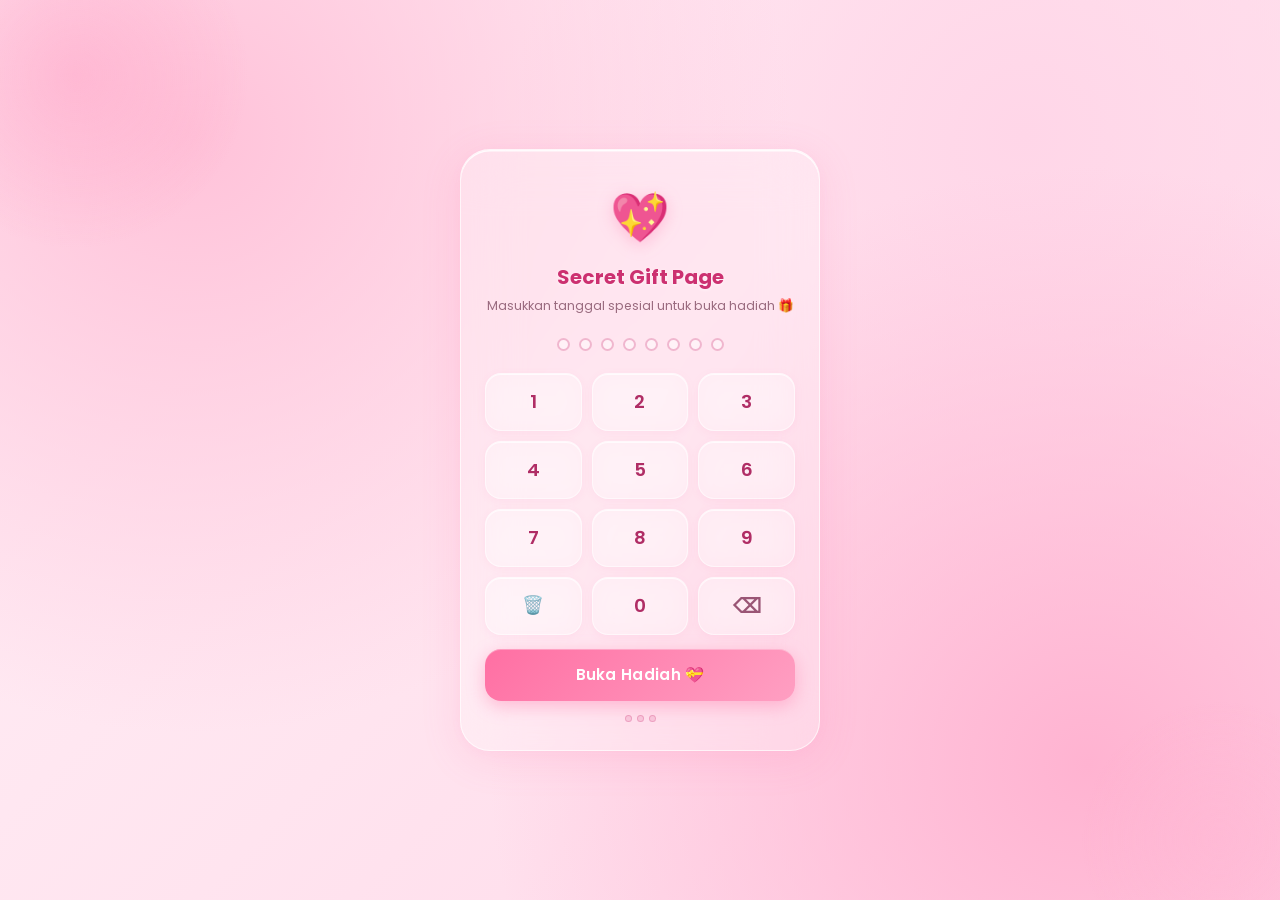
<file: login.html>
<!DOCTYPE html>
<html lang="id">
<head>
<meta charset="UTF-8">
<meta name="viewport" content="width=device-width, initial-scale=1.0, maximum-scale=1.0, user-scalable=no">
<title>Masuk Dulu 💖</title>
<link href="https://fonts.googleapis.com/css2?family=Poppins:wght@300;400;600;700&display=swap" rel="stylesheet">
<style>
  *, *::before, *::after {
    margin: 0;
    padding: 0;
    box-sizing: border-box;
  }

  body {
    font-family: 'Poppins', sans-serif;
    min-height: 100vh;
    display: flex;
    justify-content: center;
    align-items: center;
    padding: 20px 16px;
    background:
      radial-gradient(circle at 15% 15%, #ffc2d9 0%, transparent 45%),
      radial-gradient(circle at 85% 85%, #ffb3d1 0%, transparent 45%),
      radial-gradient(circle at 80% 15%, #ffd6e8 0%, transparent 40%),
      linear-gradient(135deg, #fff0f7 0%, #ffe4ef 50%, #ffd6e8 100%);
    overflow: hidden;
    position: relative;
  }

  body::before {
    content: '';
    position: fixed;
    width: 350px; height: 350px;
    background: radial-gradient(circle, rgba(255,150,190,0.35) 0%, transparent 70%);
    top: -100px; left: -100px;
    border-radius: 50%;
    animation: blobMove1 8s ease-in-out infinite;
    pointer-events: none;
  }

  body::after {
    content: '';
    position: fixed;
    width: 280px; height: 280px;
    background: radial-gradient(circle, rgba(255,180,210,0.3) 0%, transparent 70%);
    bottom: -80px; right: -80px;
    border-radius: 50%;
    animation: blobMove2 10s ease-in-out infinite;
    pointer-events: none;
  }

  .login-card {
    position: relative;
    z-index: 1;
    width: 100%;
    max-width: 360px;
    background: rgba(255, 255, 255, 0.28);
    backdrop-filter: blur(28px);
    -webkit-backdrop-filter: blur(28px);
    border: 1px solid rgba(255, 255, 255, 0.65);
    border-radius: 30px;
    padding: 32px 24px 28px;
    text-align: center;
    box-shadow:
      0 8px 40px rgba(255, 100, 160, 0.14),
      0 2px 10px rgba(255, 182, 210, 0.12),
      inset 0 1.5px 0 rgba(255, 255, 255, 0.85);
  }

  .login-card::before {
    content: '';
    position: absolute;
    top: 0; left: 10%; right: 10%;
    height: 1px;
    background: linear-gradient(90deg, transparent, rgba(255,255,255,0.9), transparent);
    border-radius: 50%;
  }

  .heart-icon {
    font-size: 3rem;
    display: block;
    margin-bottom: 8px;
    animation: floatHeart 3s ease-in-out infinite;
    filter: drop-shadow(0 4px 8px rgba(255,100,160,0.3));
  }

  h1 {
    font-size: 1.25rem;
    font-weight: 700;
    color: #cc3070;
    margin: 0 0 5px;
    text-shadow: 0 1px 3px rgba(255,255,255,0.6);
  }

  .subtitle {
    font-size: 0.78rem;
    color: #9a6b7f;
    margin: 0 0 22px;
    line-height: 1.5;
  }

  .pin-dots {
    display: flex;
    justify-content: center;
    gap: 9px;
    margin-bottom: 22px;
  }

  .pin-dot {
    width: 13px; height: 13px;
    border-radius: 50%;
    background: rgba(255, 255, 255, 0.45);
    border: 2px solid rgba(204, 48, 112, 0.3);
    transition: all 0.2s ease;
  }

  .pin-dot.filled {
    background: #ff6fa3;
    border-color: #cc3070;
    box-shadow: 0 0 10px rgba(255, 111, 163, 0.55);
    transform: scale(1.12);
  }

  .pin-dot.error {
    background: #ff4f87;
    border-color: #cc0044;
    box-shadow: 0 0 10px rgba(255, 79, 135, 0.5);
    animation: shake 0.45s ease;
  }

  .pin-dot.success {
    background: #3ecf82;
    border-color: #27a062;
    box-shadow: 0 0 12px rgba(62, 207, 130, 0.5);
    animation: successPop 0.3s ease;
  }

  .numpad {
    display: grid;
    grid-template-columns: repeat(3, 1fr);
    gap: 10px;
    margin-bottom: 14px;
  }

  .num-btn {
    height: 58px;
    width: 100%;
    border-radius: 16px;
    background: rgba(255, 255, 255, 0.22);
    backdrop-filter: blur(12px);
    -webkit-backdrop-filter: blur(12px);
    border: 1px solid rgba(255, 255, 255, 0.55);
    box-shadow:
      0 2px 8px rgba(255, 100, 160, 0.08),
      inset 0 1px 0 rgba(255, 255, 255, 0.75);
    font-family: 'Poppins', sans-serif;
    font-size: 1.15rem;
    font-weight: 600;
    color: #b02d65;
    cursor: pointer;
    display: flex;
    align-items: center;
    justify-content: center;
    transition: all 0.15s ease;
    -webkit-tap-highlight-color: transparent;
    touch-action: manipulation;
    user-select: none;
  }

  .num-btn:hover {
    background: rgba(255, 255, 255, 0.42);
    border-color: rgba(255, 255, 255, 0.8);
    transform: translateY(-1px);
    box-shadow:
      0 5px 15px rgba(255, 100, 160, 0.15),
      inset 0 1px 0 rgba(255, 255, 255, 0.85);
  }

  .num-btn:active {
    transform: scale(0.94);
    background: rgba(255, 159, 200, 0.25);
    box-shadow:
      0 1px 4px rgba(255, 100, 160, 0.1),
      inset 0 1px 0 rgba(255, 255, 255, 0.6);
  }

  .num-btn.del-btn {
    font-size: 1.25rem;
    color: #9a5575;
  }

  /* Tombol clear — ikon sapu kecil */
  .num-btn.clear-btn {
    font-size: 0.7rem;
    font-weight: 600;
    color: #b06080;
    letter-spacing: 0.3px;
    flex-direction: column;
    gap: 2px;
  }

  .clear-btn .clear-icon {
    font-size: 1.1rem;
    line-height: 1;
  }

  .submit-btn {
    width: 100%;
    height: 52px;
    border: none;
    border-radius: 16px;
    background: linear-gradient(135deg, #ff6fa3 0%, #ff9fc2 100%);
    color: white;
    font-family: 'Poppins', sans-serif;
    font-size: 0.95rem;
    font-weight: 600;
    cursor: pointer;
    letter-spacing: 0.3px;
    box-shadow:
      0 5px 18px rgba(255, 111, 163, 0.4),
      inset 0 1px 0 rgba(255, 255, 255, 0.3);
    transition: all 0.2s ease;
    -webkit-tap-highlight-color: transparent;
    touch-action: manipulation;
  }

  .submit-btn:hover {
    transform: translateY(-2px);
    box-shadow:
      0 8px 24px rgba(255, 111, 163, 0.5),
      inset 0 1px 0 rgba(255, 255, 255, 0.3);
  }

  .submit-btn:active {
    transform: scale(0.97);
    box-shadow: 0 3px 10px rgba(255, 111, 163, 0.3);
  }

  .error-msg {
    display: none;
    color: #d42060;
    font-size: 0.76rem;
    margin-top: 12px;
    background: rgba(255, 80, 120, 0.1);
    backdrop-filter: blur(8px);
    -webkit-backdrop-filter: blur(8px);
    border: 1px solid rgba(255, 80, 120, 0.22);
    border-radius: 12px;
    padding: 9px 14px;
    line-height: 1.6;
  }

  /* attempt counter dots */
  .attempt-dots {
    display: flex;
    justify-content: center;
    gap: 5px;
    margin-top: 14px;
  }

  .attempt-dot {
    width: 7px; height: 7px;
    border-radius: 50%;
    background: rgba(204, 48, 112, 0.15);
    border: 1px solid rgba(204, 48, 112, 0.25);
    transition: all 0.3s ease;
  }

  .attempt-dot.used {
    background: rgba(255, 79, 135, 0.5);
    border-color: rgba(204, 48, 112, 0.5);
  }

  @keyframes floatHeart {
    0%, 100% { transform: translateY(0); }
    50%       { transform: translateY(-9px); }
  }

  @keyframes shake {
    0%, 100% { transform: translateX(0); }
    20%       { transform: translateX(-5px); }
    40%       { transform: translateX(5px); }
    60%       { transform: translateX(-4px); }
    80%       { transform: translateX(4px); }
  }

  @keyframes successPop {
    0%   { transform: scale(1); }
    50%  { transform: scale(1.15); }
    100% { transform: scale(1); }
  }

  @keyframes blobMove1 {
    0%, 100% { transform: translate(0, 0) scale(1); }
    50%       { transform: translate(30px, 20px) scale(1.05); }
  }

  @keyframes blobMove2 {
    0%, 100% { transform: translate(0, 0) scale(1); }
    50%       { transform: translate(-20px, -30px) scale(1.08); }
  }

  @media (max-width: 380px) {
    .login-card { padding: 24px 16px 22px; border-radius: 24px; }
    h1          { font-size: 1.1rem; }
    .heart-icon { font-size: 2.6rem; }
    .num-btn    { height: 52px; font-size: 1.05rem; border-radius: 13px; }
    .numpad     { gap: 8px; }
    .submit-btn { height: 48px; font-size: 0.9rem; }
  }

  @media (max-height: 640px) {
    .login-card { padding: 22px 20px; }
    .heart-icon { font-size: 2.4rem; margin-bottom: 4px; }
    .subtitle   { margin-bottom: 16px; }
    .pin-dots   { margin-bottom: 16px; }
    .num-btn    { height: 50px; }
    .numpad     { gap: 8px; margin-bottom: 10px; }
  }
</style>
</head>
<body>

<div class="login-card">
  <span class="heart-icon">💖</span>
  <h1>Secret Gift Page</h1>
  <p class="subtitle">Masukkan tanggal spesial untuk buka hadiah 🎁</p>

  <div class="pin-dots" id="pinDots">
    <div class="pin-dot" id="d0"></div>
    <div class="pin-dot" id="d1"></div>
    <div class="pin-dot" id="d2"></div>
    <div class="pin-dot" id="d3"></div>
    <div class="pin-dot" id="d4"></div>
    <div class="pin-dot" id="d5"></div>
    <div class="pin-dot" id="d6"></div>
    <div class="pin-dot" id="d7"></div>
  </div>

  <div class="numpad">
    <button class="num-btn" onclick="pressNum('1')">1</button>
    <button class="num-btn" onclick="pressNum('2')">2</button>
    <button class="num-btn" onclick="pressNum('3')">3</button>
    <button class="num-btn" onclick="pressNum('4')">4</button>
    <button class="num-btn" onclick="pressNum('5')">5</button>
    <button class="num-btn" onclick="pressNum('6')">6</button>
    <button class="num-btn" onclick="pressNum('7')">7</button>
    <button class="num-btn" onclick="pressNum('8')">8</button>
    <button class="num-btn" onclick="pressNum('9')">9</button>
    <button class="num-btn clear-btn" onclick="clearAll()" aria-label="Hapus semua">
      <span class="clear-icon">🗑️</span>
    </button>
    <button class="num-btn" onclick="pressNum('0')">0</button>
    <button class="num-btn del-btn" onclick="deleteLast()" aria-label="Hapus satu">⌫</button>
  </div>

  <button class="submit-btn" onclick="checkPin()">Buka Hadiah 💝</button>

  <div class="error-msg" id="errorMsg"></div>

  <div class="attempt-dots" id="attemptDots">
    <div class="attempt-dot" id="a0"></div>
    <div class="attempt-dot" id="a1"></div>
    <div class="attempt-dot" id="a2"></div>
  </div>
</div>

<script>
  const CORRECT = "24071998";
  let current = "";
  let locked = false;
  let wrongAttempts = 0;
  const MAX_ATTEMPTS = 3;

  function updateDots(state) {
    for (let i = 0; i < 8; i++) {
      const d = document.getElementById("d" + i);
      d.className = "pin-dot";
      if (i < current.length) {
        if (state === "error")        d.classList.add("error");
        else if (state === "success") d.classList.add("success");
        else                          d.classList.add("filled");
      }
    }
  }

  function updateAttemptDots() {
    for (let i = 0; i < MAX_ATTEMPTS; i++) {
      const a = document.getElementById("a" + i);
      a.className = "attempt-dot" + (i < wrongAttempts ? " used" : "");
    }
  }

  function showError(msg) {
    const el = document.getElementById("errorMsg");
    el.innerHTML = msg;
    el.style.display = "block";
  }

  function hideError() {
    document.getElementById("errorMsg").style.display = "none";
  }

  function pressNum(n) {
    if (locked || current.length >= 8) return;
    current += n;
    updateDots("normal");
    hideError();
    if (current.length === 8) setTimeout(checkPin, 180);
  }

  function deleteLast() {
    if (locked) return;
    current = current.slice(0, -1);
    updateDots("normal");
    hideError();
  }

  function clearAll() {
    if (locked) return;
    current = "";
    updateDots("normal");
    hideError();
  }

  function checkPin() {
    if (locked || !current.length) return;

    if (current === CORRECT) {
      locked = true;
      updateDots("success");
      setTimeout(() => {
        localStorage.setItem("birthdayAccess", "granted");
        window.location.href = "index.html";
      }, 700);
    } else {
      wrongAttempts++;
      updateDots("error");
      updateAttemptDots();

      if (wrongAttempts >= MAX_ATTEMPTS) {
        showError("Password salah 🥺<br>Masa lupa sama tanggal lahir sendiri?");
      } else {
        const sisa = MAX_ATTEMPTS - wrongAttempts;
        showError("Password salah 🥺 Coba lagi! (" + sisa + "x kesempatan lagi)");
      }

      locked = true;
      setTimeout(() => {
        current = "";
        locked = false;
        updateDots("normal");
      }, 900);
    }
  }

  // Keyboard support
  document.addEventListener("keydown", function(e) {
    if (e.key >= "0" && e.key <= "9") pressNum(e.key);
    else if (e.key === "Backspace")    deleteLast();
    else if (e.key === "Delete")       clearAll();
    else if (e.key === "Enter")        checkPin();
  });
</script>

</body>
</html>
</file>
